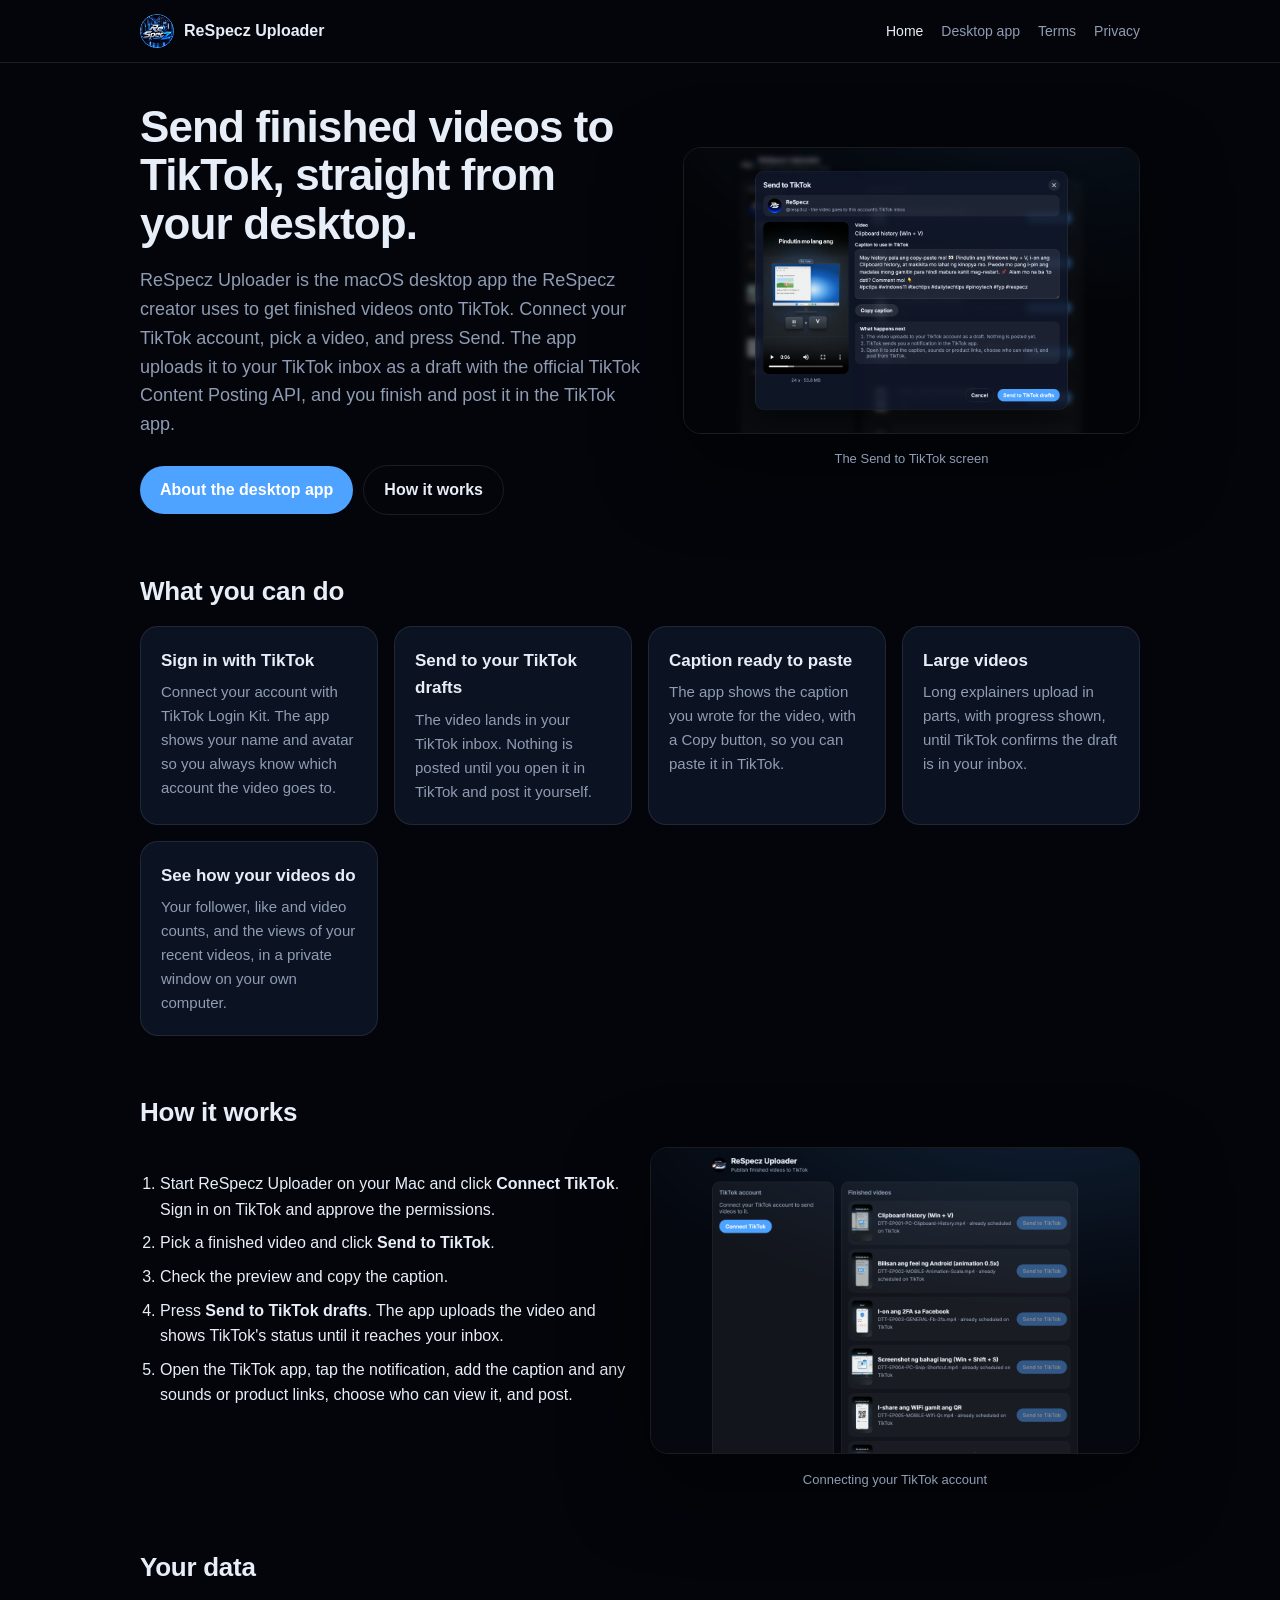
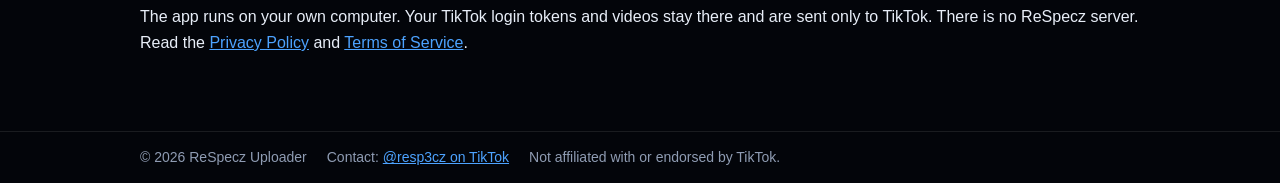
<file: index.html>
<!doctype html><html lang="en"><head><meta charset="utf-8"><meta name="viewport" content="width=device-width,initial-scale=1">
<title>ReSpecz Uploader: send finished videos to TikTok from your desktop</title><meta name="description" content="ReSpecz Uploader: a macOS desktop app that sends finished videos to your own TikTok account with the official TikTok Content Posting API.">
<link rel="icon" href="logo.png"><link rel="stylesheet" href="style.css"></head><body>
<header><div class="bar"><a class="brand" href="index.html"><img src="logo.png" alt="">ReSpecz Uploader</a>
<nav><a href="index.html" class="on">Home</a><a href="desktop.html">Desktop app</a><a href="terms.html">Terms</a><a href="privacy.html">Privacy</a></nav></div></header><main>

<section class="hero"><div>
<h1>Send finished videos to TikTok, straight from your desktop.</h1>
<p class="lead">ReSpecz Uploader is the macOS desktop app the ReSpecz creator uses to get finished videos onto TikTok. Connect your TikTok account, pick a video, and press Send. The app uploads it to your TikTok inbox as a draft with the official TikTok Content Posting API, and you finish and post it in the TikTok app.</p>
<a class="btn" href="desktop.html">About the desktop app</a><a class="btn ghost" href="#how">How it works</a>
</div><figure><img class="shot" src="shots/post.png" alt="The Send to TikTok screen in ReSpecz Uploader"><figcaption>The Send to TikTok screen</figcaption></figure></section>

<h2>What you can do</h2>
<div class="grid">
<div class="card"><h3>Sign in with TikTok</h3><p>Connect your account with TikTok Login Kit. The app shows your name and avatar so you always know which account the video goes to.</p></div>
<div class="card"><h3>Send to your TikTok drafts</h3><p>The video lands in your TikTok inbox. Nothing is posted until you open it in TikTok and post it yourself.</p></div>
<div class="card"><h3>Caption ready to paste</h3><p>The app shows the caption you wrote for the video, with a Copy button, so you can paste it in TikTok.</p></div>
<div class="card"><h3>Large videos</h3><p>Long explainers upload in parts, with progress shown, until TikTok confirms the draft is in your inbox.</p></div>
<div class="card"><h3>See how your videos do</h3><p>Your follower, like and video counts, and the views of your recent videos, in a private window on your own computer.</p></div>
</div>

<h2 id="how">How it works</h2>
<div class="two"><ol class="steps">
<li>Start ReSpecz Uploader on your Mac and click <b>Connect TikTok</b>. Sign in on TikTok and approve the permissions.</li>
<li>Pick a finished video and click <b>Send to TikTok</b>.</li>
<li>Check the preview and copy the caption.</li>
<li>Press <b>Send to TikTok drafts</b>. The app uploads the video and shows TikTok's status until it reaches your inbox.</li>
<li>Open the TikTok app, tap the notification, add the caption and any sounds or product links, choose who can view it, and post.</li>
</ol><figure><img class="shot" src="shots/connect.png" alt="Connecting a TikTok account"><figcaption>Connecting your TikTok account</figcaption></figure></div>

<h2>Your data</h2>
<p>The app runs on your own computer. Your TikTok login tokens and videos stay there and are sent only to TikTok. There is no ReSpecz server. Read the <a href="privacy.html">Privacy Policy</a> and <a href="terms.html">Terms of Service</a>.</p>
</main><footer><div class="bar"><span>© 2026 ReSpecz Uploader</span><span>Contact: <a href="https://www.tiktok.com/@resp3cz">@resp3cz on TikTok</a></span>
<span>Not affiliated with or endorsed by TikTok.</span></div></footer></body></html>
</file>
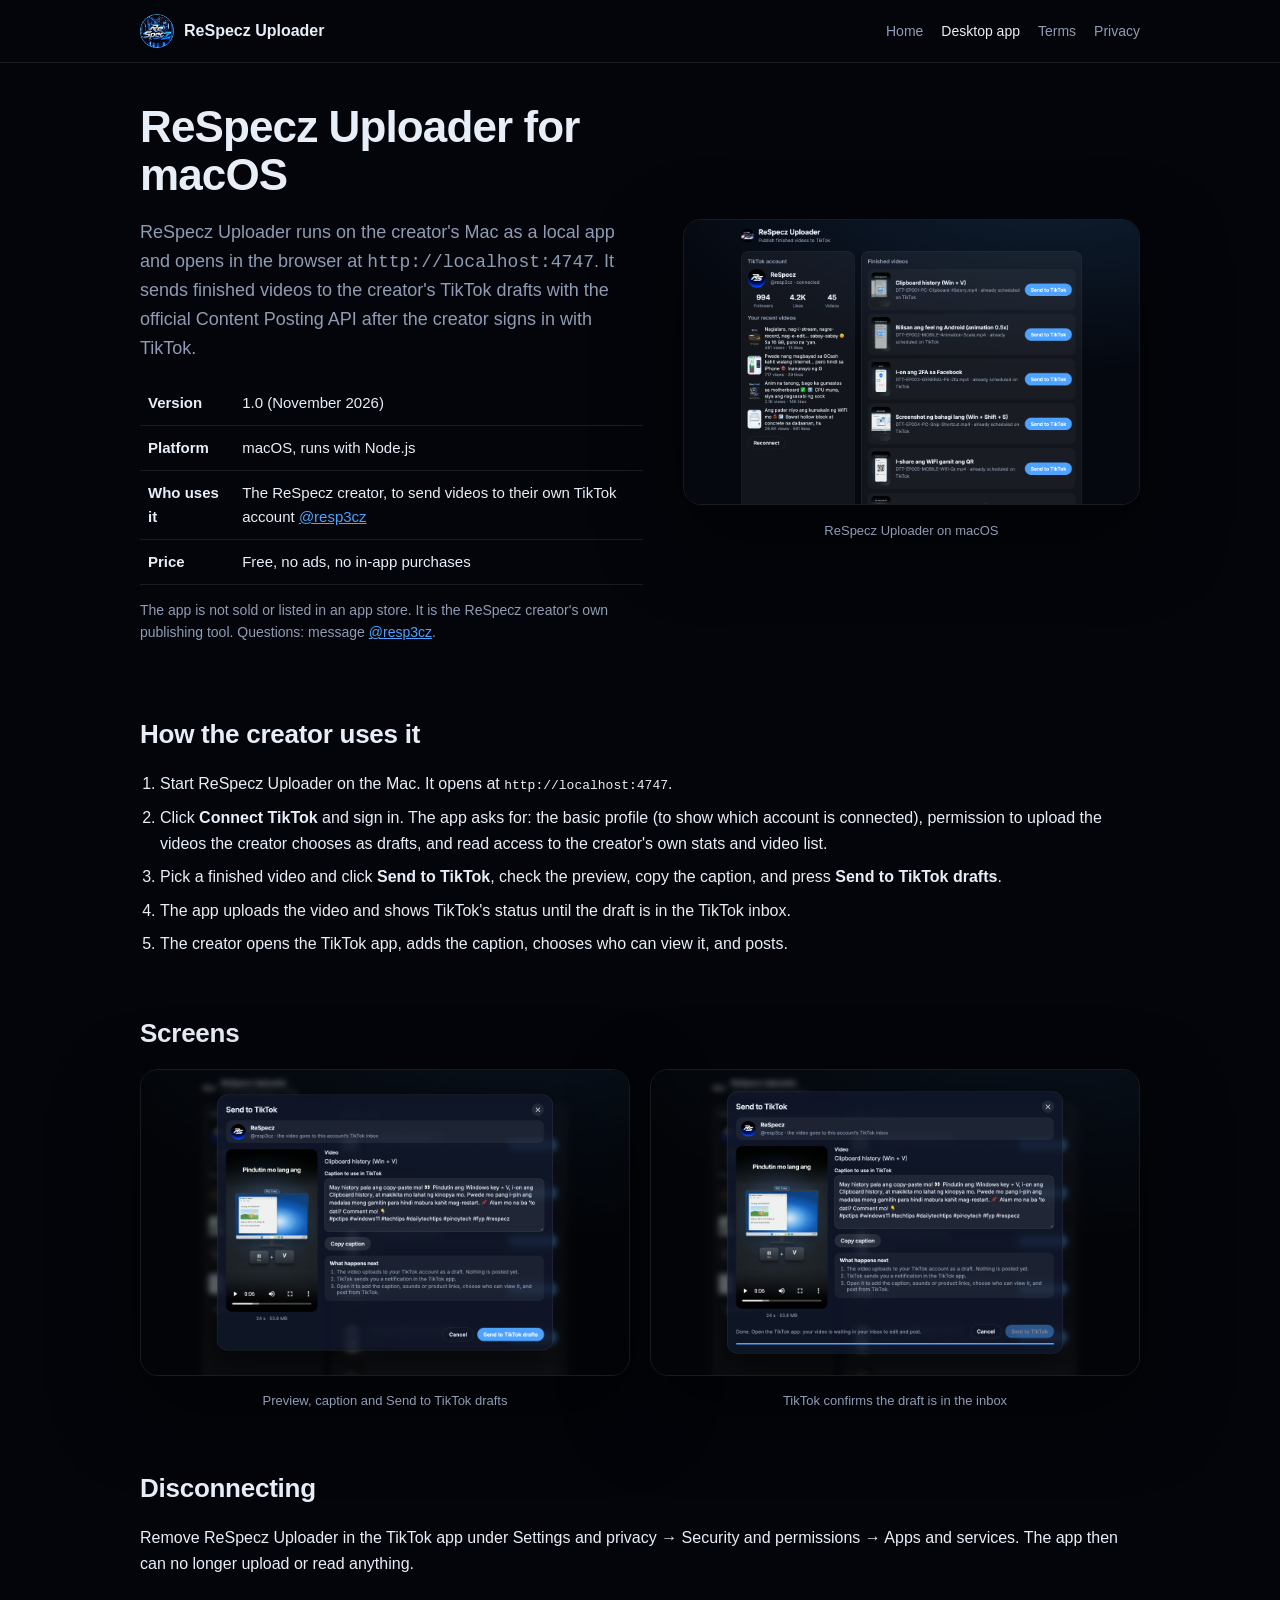
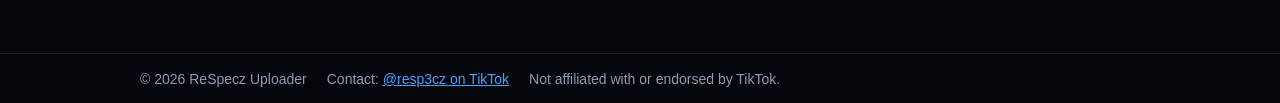
<file: desktop.html>
<!doctype html><html lang="en"><head><meta charset="utf-8"><meta name="viewport" content="width=device-width,initial-scale=1">
<title>ReSpecz Uploader for macOS</title><meta name="description" content="ReSpecz Uploader: a macOS desktop app that posts finished videos to your own TikTok account with the official TikTok Content Posting API.">
<link rel="icon" href="logo.png"><link rel="stylesheet" href="style.css"></head><body>
<header><div class="bar"><a class="brand" href="index.html"><img src="logo.png" alt="">ReSpecz Uploader</a>
<nav><a href="index.html">Home</a><a href="desktop.html" class="on">Desktop app</a><a href="terms.html">Terms</a><a href="privacy.html">Privacy</a></nav></div></header><main>
<section class="hero"><div>
<h1>ReSpecz Uploader for macOS</h1>
<p class="lead">ReSpecz Uploader runs on the creator's Mac as a local app and opens in the browser at <code>http://localhost:4747</code>. It sends finished videos to the creator's TikTok drafts with the official Content Posting API after the creator signs in with TikTok.</p>
<table><tr><th>Version</th><td>1.0 (November 2026)</td></tr><tr><th>Platform</th><td>macOS, runs with Node.js</td></tr>
<tr><th>Who uses it</th><td>The ReSpecz creator, to send videos to their own TikTok account <a href="https://www.tiktok.com/@resp3cz">@resp3cz</a></td></tr><tr><th>Price</th><td>Free, no ads, no in-app purchases</td></tr></table>
<p class="note">The app is not sold or listed in an app store. It is the ReSpecz creator's own publishing tool. Questions: message <a href="https://www.tiktok.com/@resp3cz">@resp3cz</a>.</p>
</div><figure><img class="shot" src="shots/app.png" alt="ReSpecz Uploader running on a Mac"><figcaption>ReSpecz Uploader on macOS</figcaption></figure></section>

<h2>How the creator uses it</h2>
<ol class="steps">
<li>Start ReSpecz Uploader on the Mac. It opens at <code>http://localhost:4747</code>.</li>
<li>Click <b>Connect TikTok</b> and sign in. The app asks for: the basic profile (to show which account is connected), permission to upload the videos the creator chooses as drafts, and read access to the creator's own stats and video list.</li>
<li>Pick a finished video and click <b>Send to TikTok</b>, check the preview, copy the caption, and press <b>Send to TikTok drafts</b>.</li>
<li>The app uploads the video and shows TikTok's status until the draft is in the TikTok inbox.</li>
<li>The creator opens the TikTok app, adds the caption, chooses who can view it, and posts.</li>
</ol>

<h2>Screens</h2>
<div class="two">
<figure><img class="shot" src="shots/post.png" alt="Send to TikTok form"><figcaption>Preview, caption and Send to TikTok drafts</figcaption></figure>
<figure><img class="shot" src="shots/status.png" alt="Upload finished"><figcaption>TikTok confirms the draft is in the inbox</figcaption></figure>
</div>

<h2>Disconnecting</h2>
<p>Remove ReSpecz Uploader in the TikTok app under Settings and privacy → Security and permissions → Apps and services. The app then can no longer upload or read anything.</p>
</main><footer><div class="bar"><span>© 2026 ReSpecz Uploader</span><span>Contact: <a href="https://www.tiktok.com/@resp3cz">@resp3cz on TikTok</a></span>
<span>Not affiliated with or endorsed by TikTok.</span></div></footer></body></html>
</file>
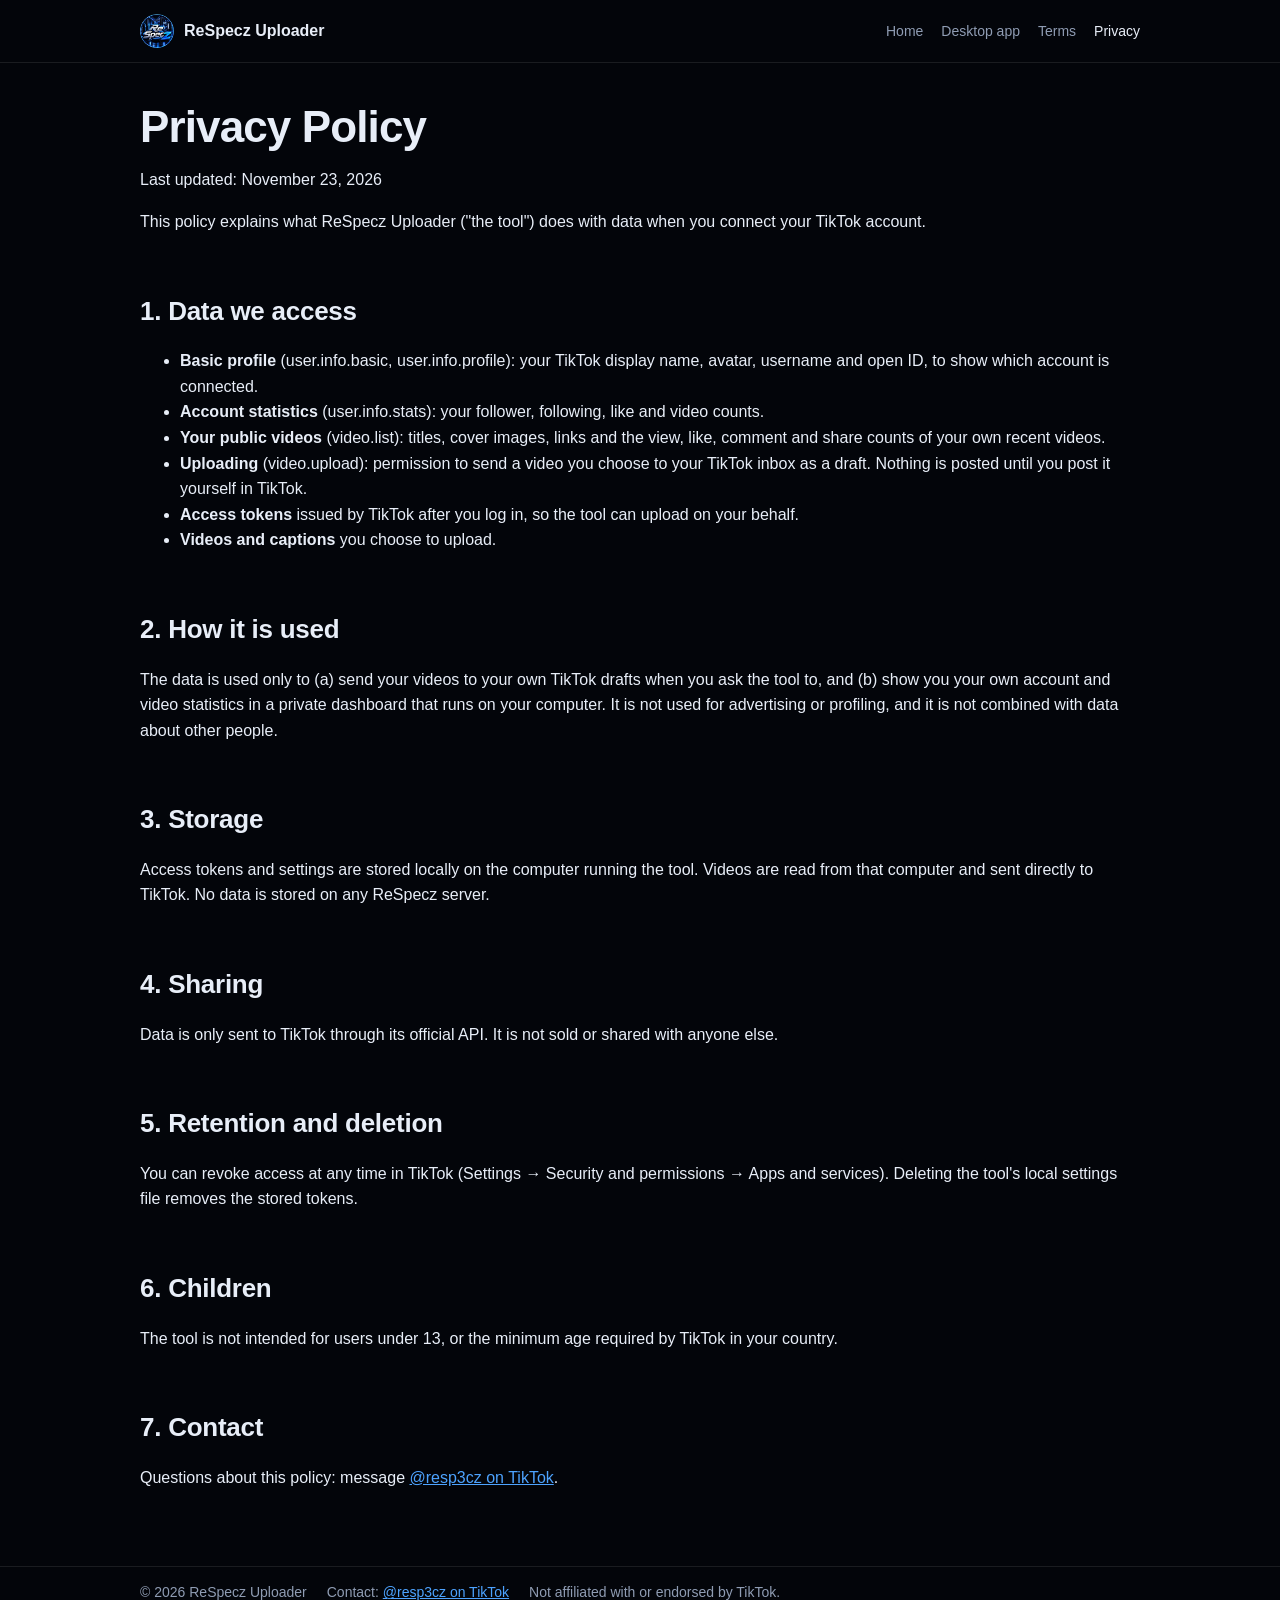
<file: privacy.html>
<!doctype html><html lang="en"><head><meta charset="utf-8"><meta name="viewport" content="width=device-width,initial-scale=1">
<title>Privacy Policy · ReSpecz Uploader</title><meta name="description" content="ReSpecz Uploader: a macOS desktop app that posts finished videos to your own TikTok account with the official TikTok Content Posting API.">
<link rel="icon" href="logo.png"><link rel="stylesheet" href="style.css"></head><body>
<header><div class="bar"><a class="brand" href="index.html"><img src="logo.png" alt="">ReSpecz Uploader</a>
<nav><a href="index.html">Home</a><a href="desktop.html">Desktop app</a><a href="terms.html">Terms</a><a href="privacy.html" class="on">Privacy</a></nav></div></header><main><h1>Privacy Policy</h1><p>Last updated: November 23, 2026</p>
<p>This policy explains what ReSpecz Uploader ("the tool") does with data when you connect your TikTok account.</p>
<h2>1. Data we access</h2><ul><li><b>Basic profile</b> (user.info.basic, user.info.profile): your TikTok display name, avatar, username and open ID, to show which account is connected.</li><li><b>Account statistics</b> (user.info.stats): your follower, following, like and video counts.</li><li><b>Your public videos</b> (video.list): titles, cover images, links and the view, like, comment and share counts of your own recent videos.</li><li><b>Uploading</b> (video.upload): permission to send a video you choose to your TikTok inbox as a draft. Nothing is posted until you post it yourself in TikTok.</li><li><b>Access tokens</b> issued by TikTok after you log in, so the tool can upload on your behalf.</li><li><b>Videos and captions</b> you choose to upload.</li></ul>
<h2>2. How it is used</h2><p>The data is used only to (a) send your videos to your own TikTok drafts when you ask the tool to, and (b) show you your own account and video statistics in a private dashboard that runs on your computer. It is not used for advertising or profiling, and it is not combined with data about other people.</p>
<h2>3. Storage</h2><p>Access tokens and settings are stored locally on the computer running the tool. Videos are read from that computer and sent directly to TikTok. No data is stored on any ReSpecz server.</p>
<h2>4. Sharing</h2><p>Data is only sent to TikTok through its official API. It is not sold or shared with anyone else.</p>
<h2>5. Retention and deletion</h2><p>You can revoke access at any time in TikTok (Settings → Security and permissions → Apps and services). Deleting the tool's local settings file removes the stored tokens.</p>
<h2>6. Children</h2><p>The tool is not intended for users under 13, or the minimum age required by TikTok in your country.</p>
<h2>7. Contact</h2><p>Questions about this policy: message <a href="https://www.tiktok.com/@resp3cz">@resp3cz on TikTok</a>.</p>
</main><footer><div class="bar"><span>© 2026 ReSpecz Uploader</span><span>Contact: <a href="https://www.tiktok.com/@resp3cz">@resp3cz on TikTok</a></span>
<span>Not affiliated with or endorsed by TikTok.</span></div></footer></body></html>
</file>
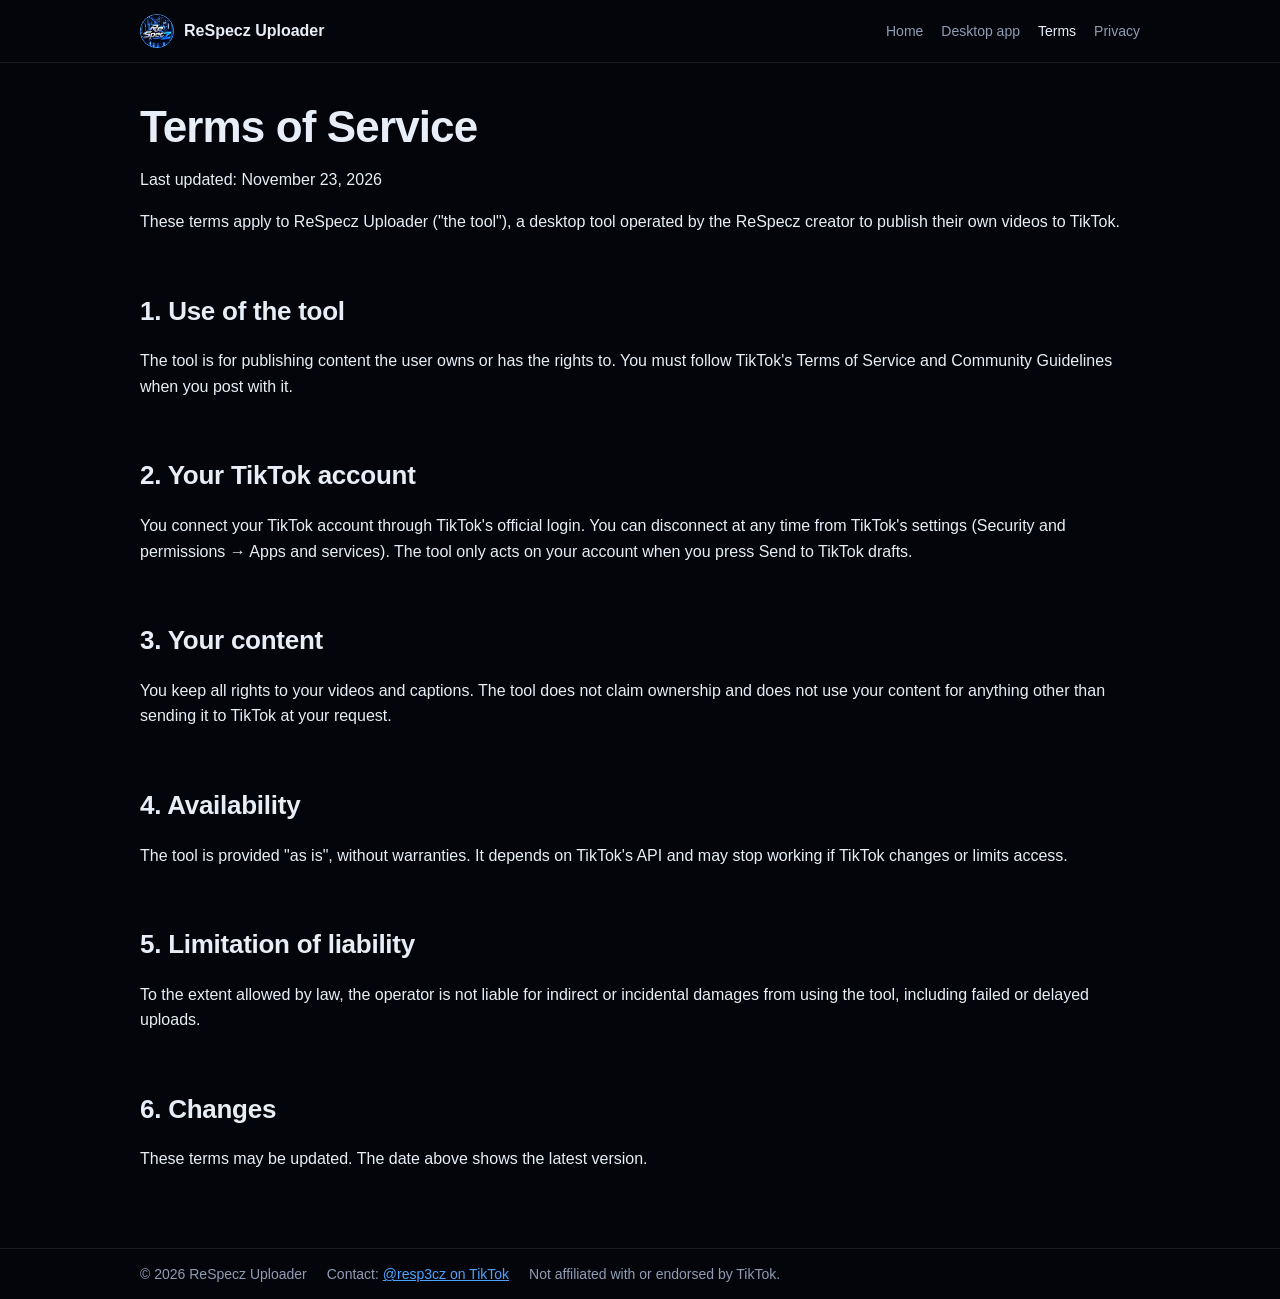
<file: terms.html>
<!doctype html><html lang="en"><head><meta charset="utf-8"><meta name="viewport" content="width=device-width,initial-scale=1">
<title>Terms of Service · ReSpecz Uploader</title><meta name="description" content="ReSpecz Uploader: a macOS desktop app that posts finished videos to your own TikTok account with the official TikTok Content Posting API.">
<link rel="icon" href="logo.png"><link rel="stylesheet" href="style.css"></head><body>
<header><div class="bar"><a class="brand" href="index.html"><img src="logo.png" alt="">ReSpecz Uploader</a>
<nav><a href="index.html">Home</a><a href="desktop.html">Desktop app</a><a href="terms.html" class="on">Terms</a><a href="privacy.html">Privacy</a></nav></div></header><main><h1>Terms of Service</h1><p>Last updated: November 23, 2026</p>
<p>These terms apply to ReSpecz Uploader ("the tool"), a desktop tool operated by the ReSpecz creator to publish their own videos to TikTok.</p>
<h2>1. Use of the tool</h2><p>The tool is for publishing content the user owns or has the rights to. You must follow TikTok's Terms of Service and Community Guidelines when you post with it.</p>
<h2>2. Your TikTok account</h2><p>You connect your TikTok account through TikTok's official login. You can disconnect at any time from TikTok's settings (Security and permissions → Apps and services). The tool only acts on your account when you press Send to TikTok drafts.</p>
<h2>3. Your content</h2><p>You keep all rights to your videos and captions. The tool does not claim ownership and does not use your content for anything other than sending it to TikTok at your request.</p>
<h2>4. Availability</h2><p>The tool is provided "as is", without warranties. It depends on TikTok's API and may stop working if TikTok changes or limits access.</p>
<h2>5. Limitation of liability</h2><p>To the extent allowed by law, the operator is not liable for indirect or incidental damages from using the tool, including failed or delayed uploads.</p>
<h2>6. Changes</h2><p>These terms may be updated. The date above shows the latest version.</p>
</main><footer><div class="bar"><span>© 2026 ReSpecz Uploader</span><span>Contact: <a href="https://www.tiktok.com/@resp3cz">@resp3cz on TikTok</a></span>
<span>Not affiliated with or endorsed by TikTok.</span></div></footer></body></html>
</file>
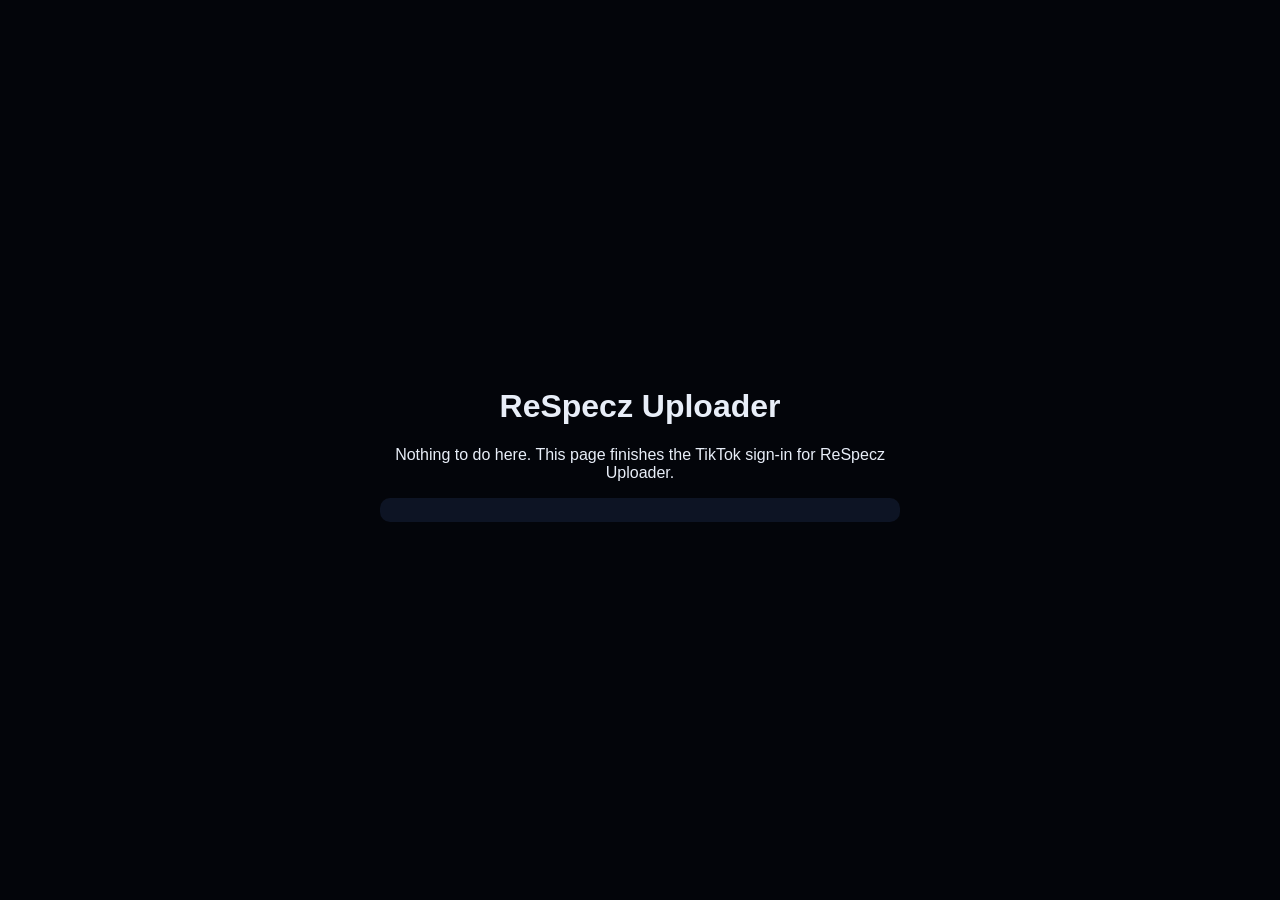
<file: tiktok-callback.html>
<!doctype html><html lang="en"><head><meta charset="utf-8"><meta name="viewport" content="width=device-width,initial-scale=1"><title>Connecting… · ReSpecz Uploader</title>
<style>body{margin:0;font-family:-apple-system,Segoe UI,Roboto,sans-serif;background:#03050a;color:#e8eef8;display:grid;place-items:center;min-height:100vh}main{max-width:520px;padding:24px;text-align:center}a{color:#4da3ff}code{display:block;word-break:break-all;background:#0d1424;padding:12px;border-radius:10px;margin:12px 0;font-size:13px}</style></head>
<body><main><h1>ReSpecz Uploader</h1><p id="msg">Finishing sign-in…</p><code id="code" hidden></code></main>
<script>
// TikTok sends the user back here; hand the result to the ReSpecz Studio app running on this same computer.
const q = new URLSearchParams(location.search);
const msg = document.getElementById('msg');
if (q.get('error')) { msg.textContent = 'TikTok sign-in was cancelled or failed: ' + (q.get('error_description') || q.get('error')); }
else if (q.get('code')) {
  const local = 'http://localhost:4747/tiktok/callback?' + new URLSearchParams({ code: q.get('code'), state: q.get('state') || '', scopes: q.get('scopes') || '' });
  msg.innerHTML = 'Signed in. Returning to ReSpecz Studio… If nothing happens, <a href="' + local + '">click here</a>.';
  location.replace(local);
} else { msg.textContent = 'Nothing to do here. This page finishes the TikTok sign-in for ReSpecz Uploader.'; }
</script></body></html>
</file>
<file: style.css>
:root{--bg:#03050a;--card:#0b1222;--line:rgba(255,255,255,.09);--ink:#e8eef8;--dim:#8f9cb3;--blue:#4da3ff}
*{box-sizing:border-box}body{margin:0;font-family:-apple-system,"Segoe UI",Roboto,sans-serif;background:var(--bg);color:var(--ink);line-height:1.6}
a{color:var(--blue)}img{max-width:100%}
header{border-bottom:1px solid var(--line)}
.bar{max-width:1040px;margin:0 auto;padding:14px 20px;display:flex;align-items:center;gap:20px}
.brand{display:flex;align-items:center;gap:10px;font-weight:700;color:var(--ink);text-decoration:none}.brand img{width:34px;height:34px;border-radius:50%}
nav{margin-left:auto;display:flex;gap:18px;font-size:14px}nav a{color:var(--dim);text-decoration:none}nav a:hover,nav a.on{color:var(--ink)}
main{max-width:1040px;margin:0 auto;padding:40px 20px 60px}
.hero{display:grid;grid-template-columns:1.1fr 1fr;gap:40px;align-items:center}
@media(max-width:820px){.hero{grid-template-columns:1fr}}
h1{font-size:44px;line-height:1.1;margin:0 0 14px;letter-spacing:-.02em}h2{font-size:26px;margin:56px 0 14px;letter-spacing:-.01em}h3{margin:0 0 6px;font-size:17px}
.lead{font-size:18px;color:var(--dim)}
.btn{display:inline-block;padding:11px 20px;border-radius:999px;background:var(--blue);color:#fff;text-decoration:none;font-weight:600;margin:8px 10px 0 0}.btn.ghost{background:transparent;border:1px solid var(--line);color:var(--ink)}
.shot{border-radius:18px;border:1px solid var(--line);box-shadow:0 30px 80px rgba(0,0,0,.5)}
.grid{display:grid;grid-template-columns:repeat(auto-fit,minmax(230px,1fr));gap:16px}
.card{background:var(--card);border:1px solid var(--line);border-radius:18px;padding:20px}.card p{margin:0;color:var(--dim);font-size:15px}
ol.steps{padding-left:20px}ol.steps li{margin:8px 0}
figure{margin:0}figcaption{font-size:13px;color:var(--dim);margin-top:8px;text-align:center}
.two{display:grid;grid-template-columns:1fr 1fr;gap:20px}@media(max-width:820px){.two{grid-template-columns:1fr}}
.note{font-size:14px;color:var(--dim)}
table{border-collapse:collapse;width:100%;font-size:15px}td,th{border-bottom:1px solid var(--line);padding:10px 8px;text-align:left;vertical-align:top}
footer{border-top:1px solid var(--line);font-size:14px;color:var(--dim)}footer .bar{flex-wrap:wrap}
.vh{position:absolute;width:1px;height:1px;overflow:hidden;clip:rect(0 0 0 0)}
</file>
